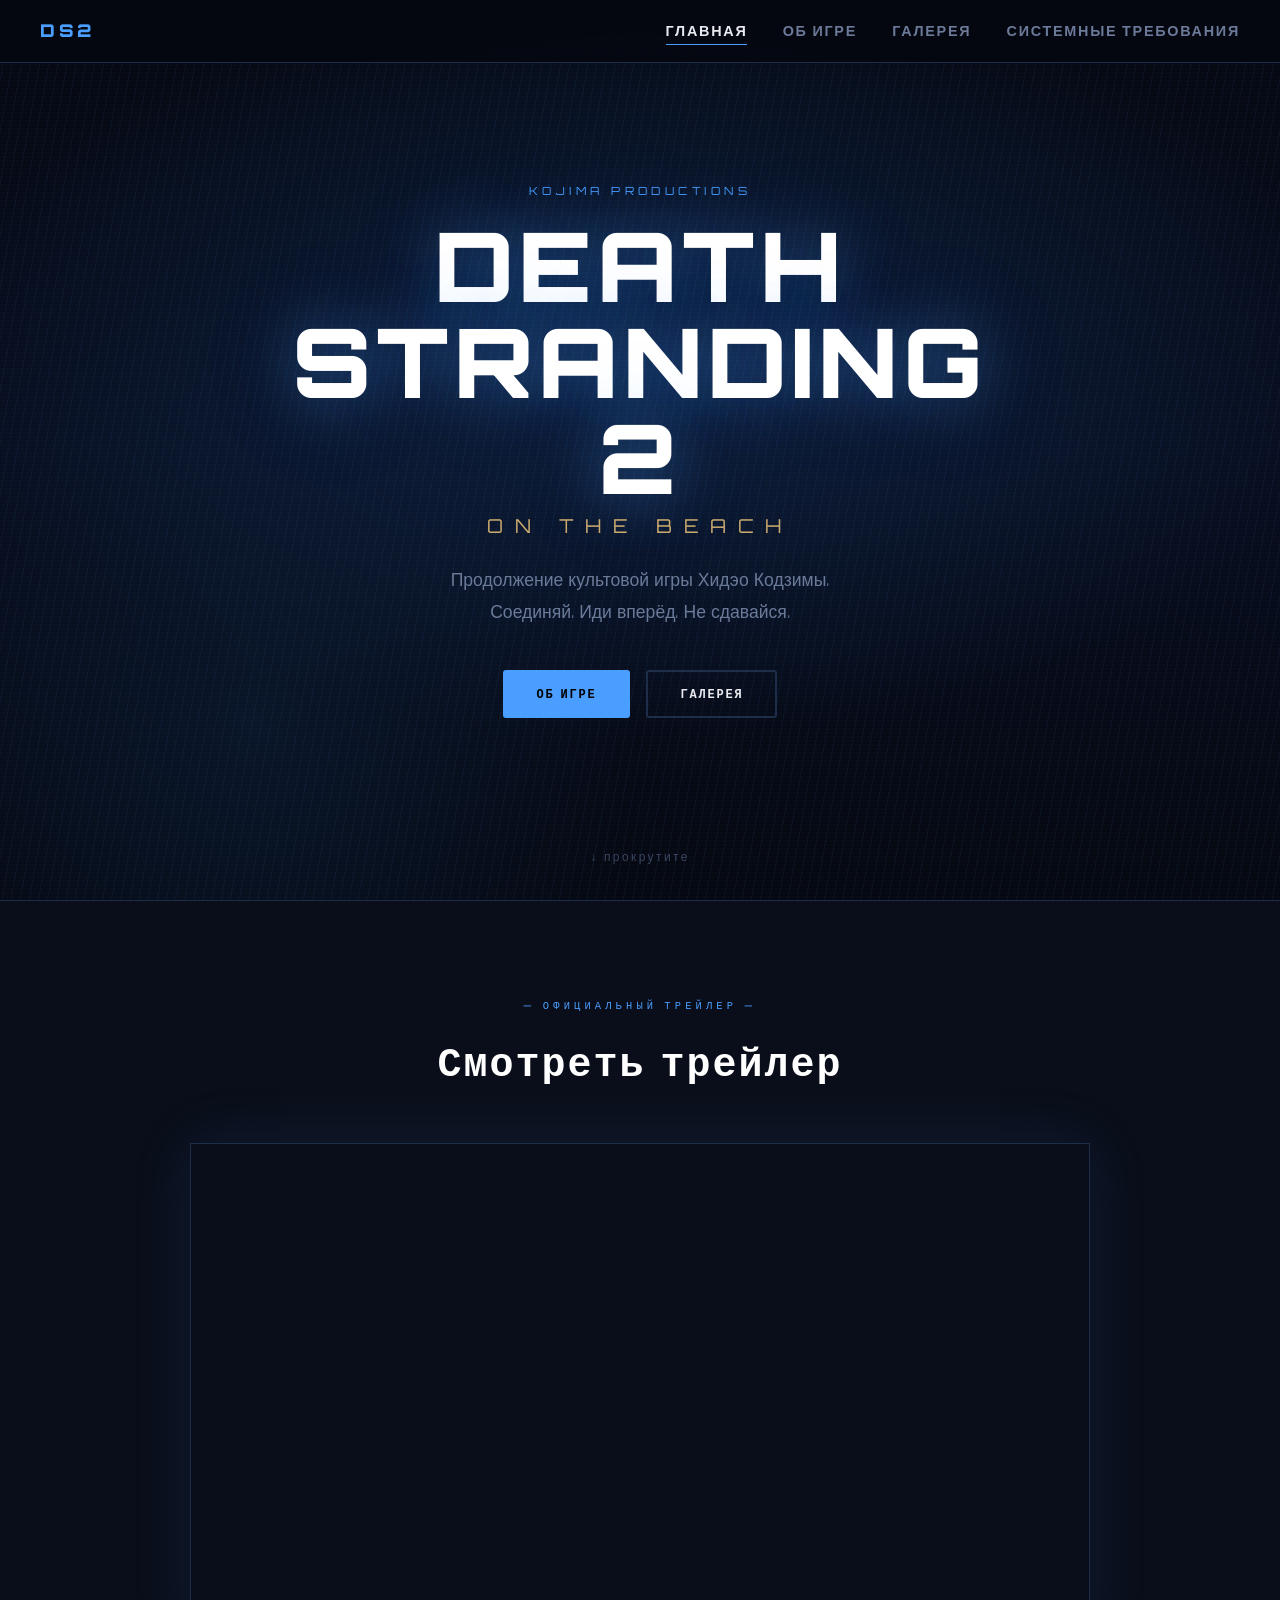
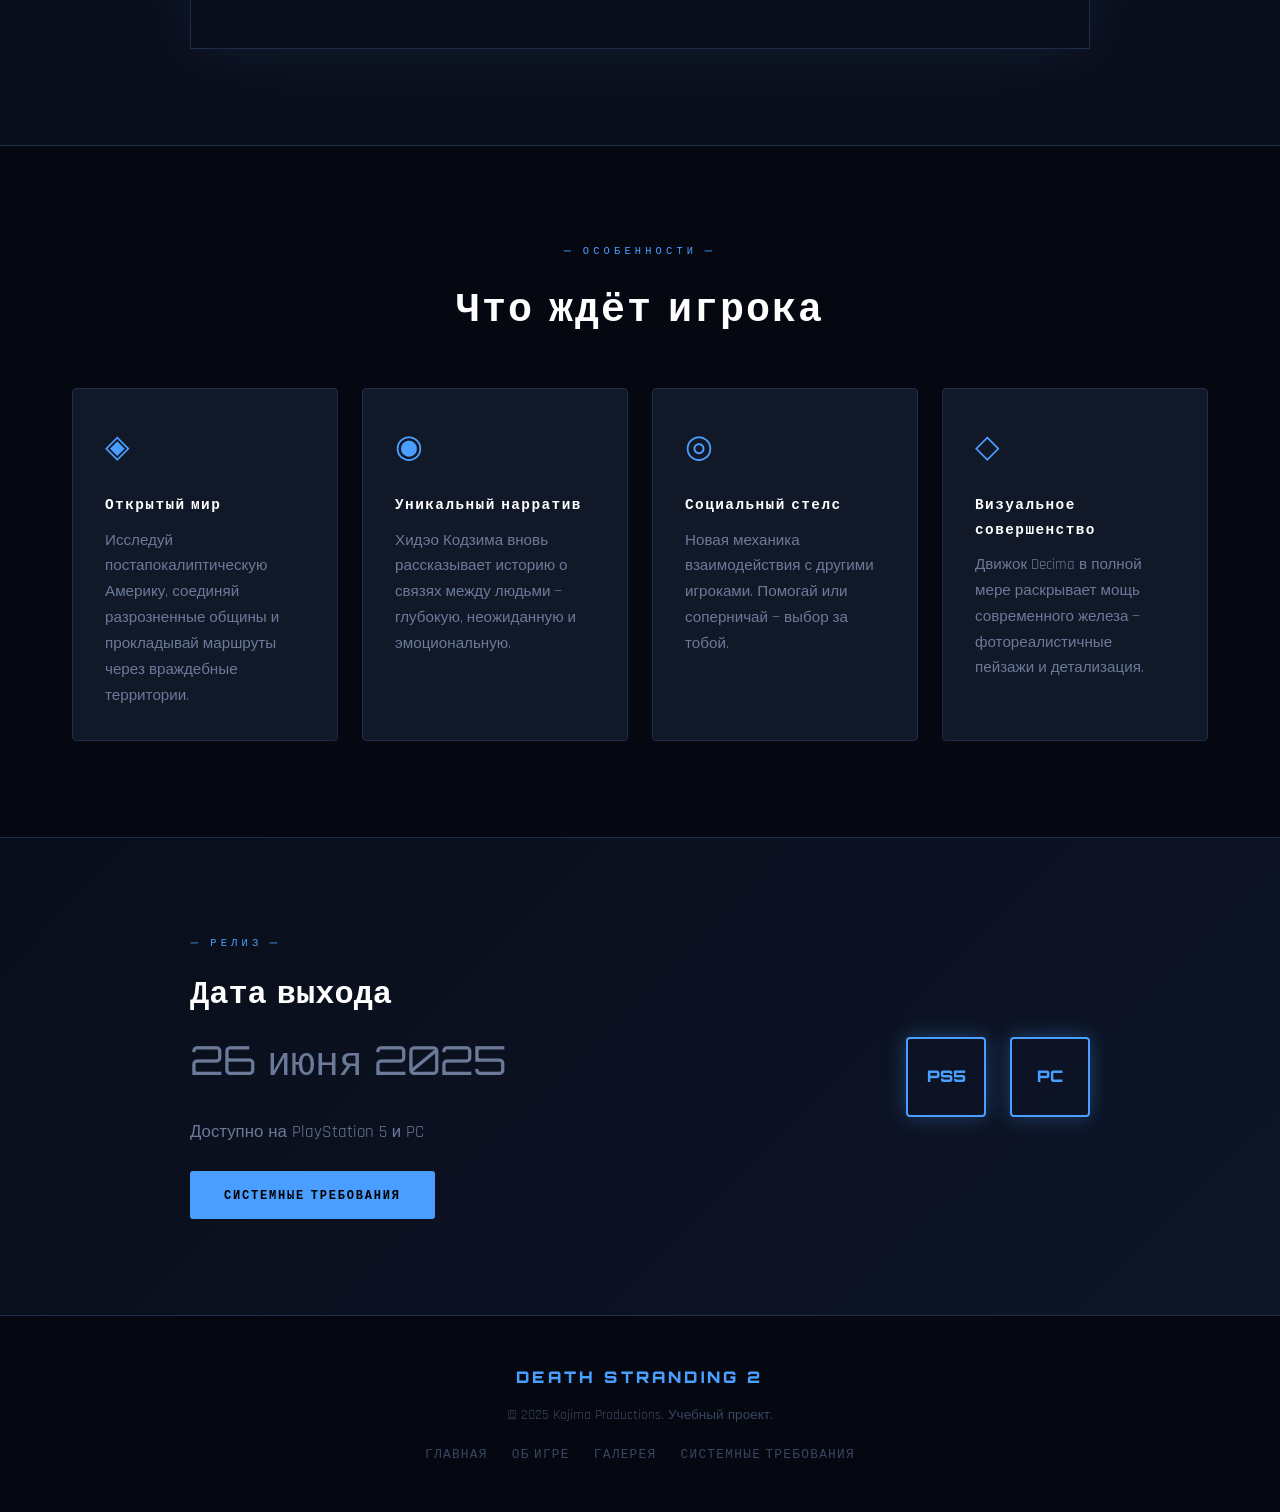
<file: index.html>
<!DOCTYPE html>
<html lang="ru">
<head>
  <meta charset="UTF-8" />
  <meta name="viewport" content="width=device-width, initial-scale=1.0" />
  <title>Death Stranding 2: On The Beach</title>
  <link rel="stylesheet" href="style.css" />
  <link href="https://fonts.googleapis.com/css2?family=Orbitron:wght@400;700;900&family=Rajdhani:wght@300;400;600&display=swap" rel="stylesheet" />
</head>
<body>

  <!-- NAV -->
  <nav class="navbar" id="navbar">
    <div class="nav-logo">DS2</div>
    <ul class="nav-links">
      <li><a href="index.html" class="active">Главная</a></li>
      <li><a href="about.html">Об игре</a></li>
      <li><a href="gallery.html">Галерея</a></li>
      <li><a href="sysreq.html">Системные требования</a></li>
    </ul>
    <div class="nav-burger" id="burger">&#9776;</div>
  </nav>

  <!-- HERO -->
  <section class="hero">
    <div class="hero-bg">
      <div class="hero-overlay"></div>
      <div class="rain"></div>
    </div>
    <div class="hero-content">
      <p class="hero-sub">KOJIMA PRODUCTIONS</p>
      <h1 class="hero-title">DEATH STRANDING 2</h1>
      <p class="hero-tagline">ON THE BEACH</p>
      <p class="hero-desc">Продолжение культовой игры Хидэо Кодзимы.<br>Соединяй. Иди вперёд. Не сдавайся.</p>
      <div class="hero-buttons">
        <a href="about.html" class="btn btn-primary">Об игре</a>
        <a href="gallery.html" class="btn btn-outline">Галерея</a>
      </div>
    </div>
    <div class="scroll-hint">↓ прокрутите</div>
  </section>

  <!-- TRAILER -->
  <section class="trailer-section" id="trailer">
    <div class="section-header">
      <span class="section-label">— ОФИЦИАЛЬНЫЙ ТРЕЙЛЕР —</span>
      <h2>Смотреть трейлер</h2>
    </div>
    <div class="trailer-wrapper">
      <iframe
        src="https://player.vimeo.com/video/1199841381"
        frameborder="0"
        allow="autoplay; fullscreen; picture-in-picture"
        allowfullscreen>
      ></iframe>
    </div>
  </section>

  <!-- FEATURES -->
  <section class="features-section">
    <div class="section-header">
      <span class="section-label">— ОСОБЕННОСТИ —</span>
      <h2>Что ждёт игрока</h2>
    </div>
    <div class="features-grid">
      <div class="feature-card">
        <div class="feature-icon">◈</div>
        <h3>Открытый мир</h3>
        <p>Исследуй постапокалиптическую Америку, соединяй разрозненные общины и прокладывай маршруты через враждебные территории.</p>
      </div>
      <div class="feature-card">
        <div class="feature-icon">◉</div>
        <h3>Уникальный нарратив</h3>
        <p>Хидэо Кодзима вновь рассказывает историю о связях между людьми — глубокую, неожиданную и эмоциональную.</p>
      </div>
      <div class="feature-card">
        <div class="feature-icon">◎</div>
        <h3>Социальный стелс</h3>
        <p>Новая механика взаимодействия с другими игроками. Помогай или соперничай — выбор за тобой.</p>
      </div>
      <div class="feature-card">
        <div class="feature-icon">◇</div>
        <h3>Визуальное совершенство</h3>
        <p>Движок Decima в полной мере раскрывает мощь современного железа — фотореалистичные пейзажи и детализация.</p>
      </div>
    </div>
  </section>

  <!-- RELEASE INFO -->
  <section class="release-section">
    <div class="release-content">
      <div class="release-text">
        <span class="section-label">— РЕЛИЗ —</span>
        <h2>Дата выхода</h2>
        <p class="release-date">26 июня 2025</p>
        <p>Доступно на PlayStation 5 и PC</p>
        <a href="sysreq.html" class="btn btn-primary">Системные требования</a>
      </div>
      <div class="release-platforms">
        <div class="platform-badge">PS5</div>
        <div class="platform-badge">PC</div>
      </div>
    </div>
  </section>

  <!-- FOOTER -->
  <footer class="footer">
    <div class="footer-logo">DEATH STRANDING 2</div>
    <p>© 2025 Kojima Productions. Учебный проект.</p>
    <nav class="footer-nav">
      <a href="index.html">Главная</a>
      <a href="about.html">Об игре</a>
      <a href="gallery.html">Галерея</a>
      <a href="sysreq.html">Системные требования</a>
    </nav>
  </footer>

  <script src="main.js"></script>
</body>
</html>
</file>
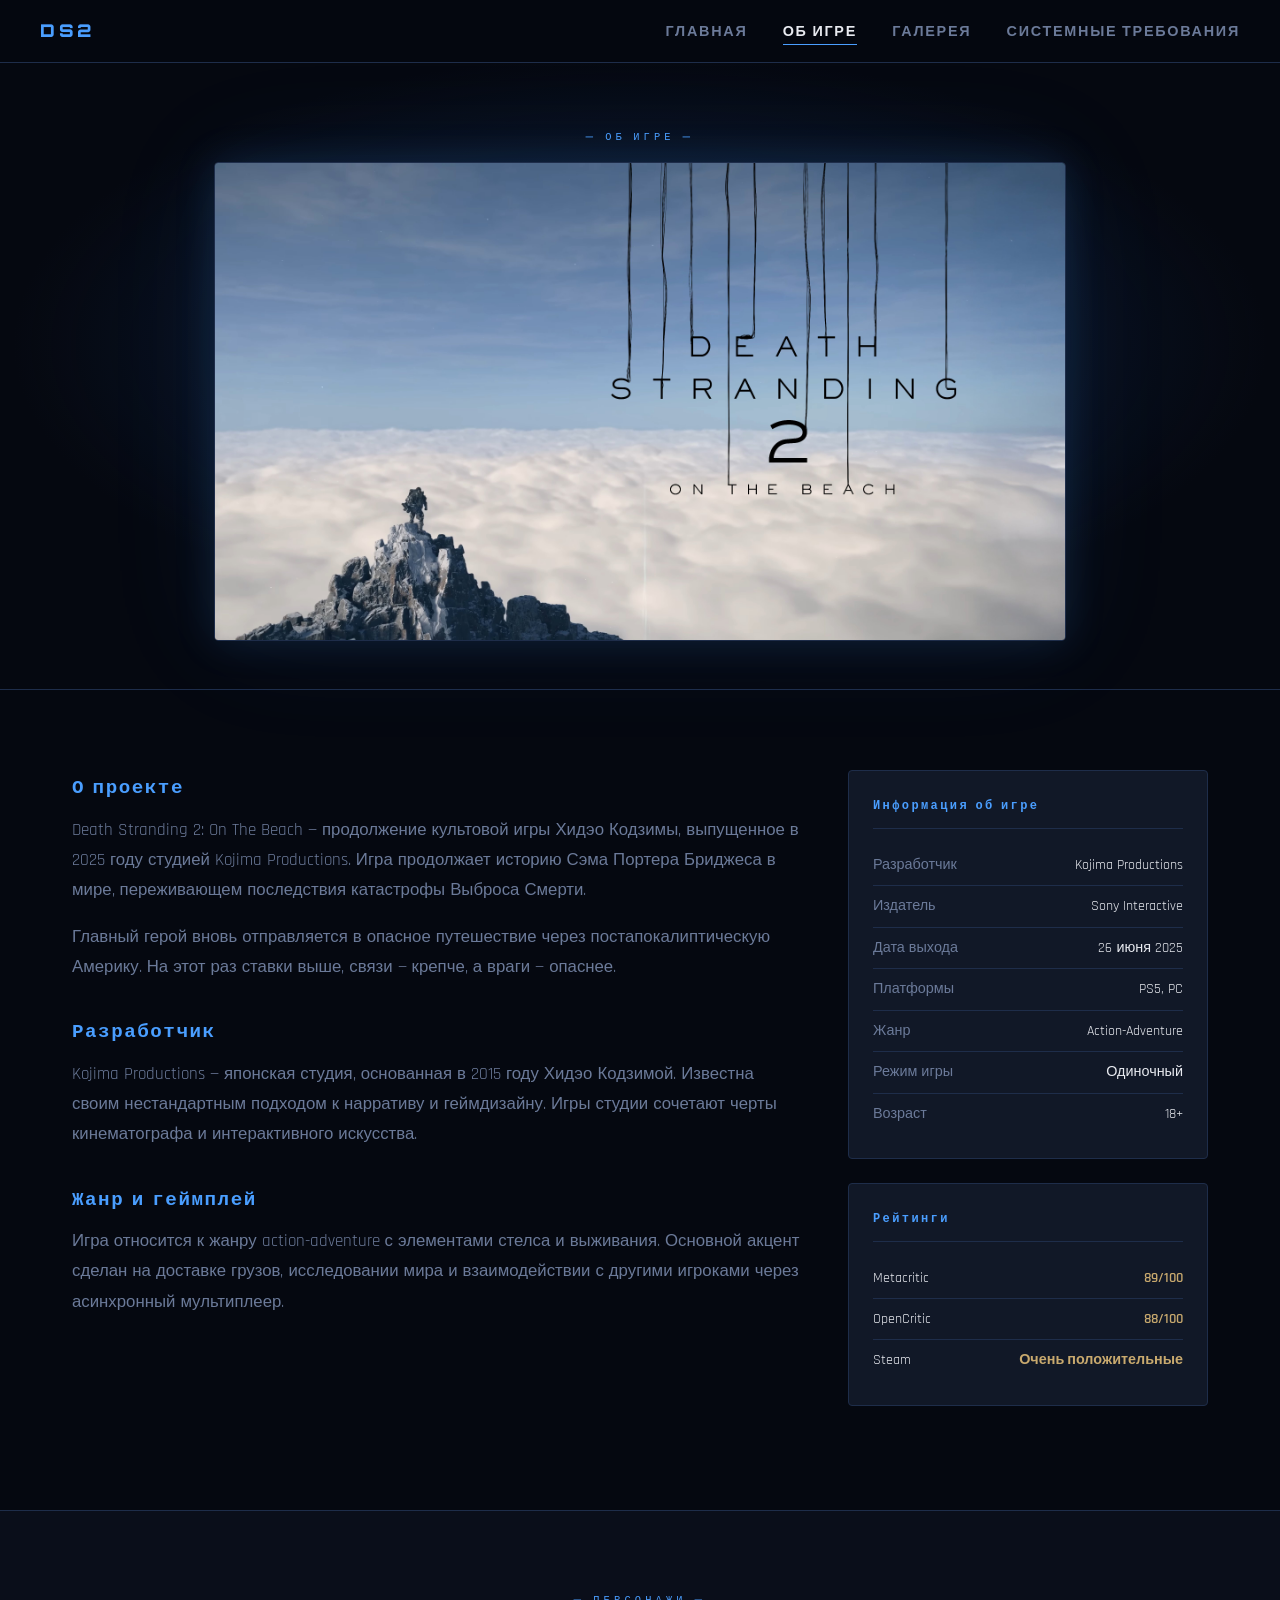
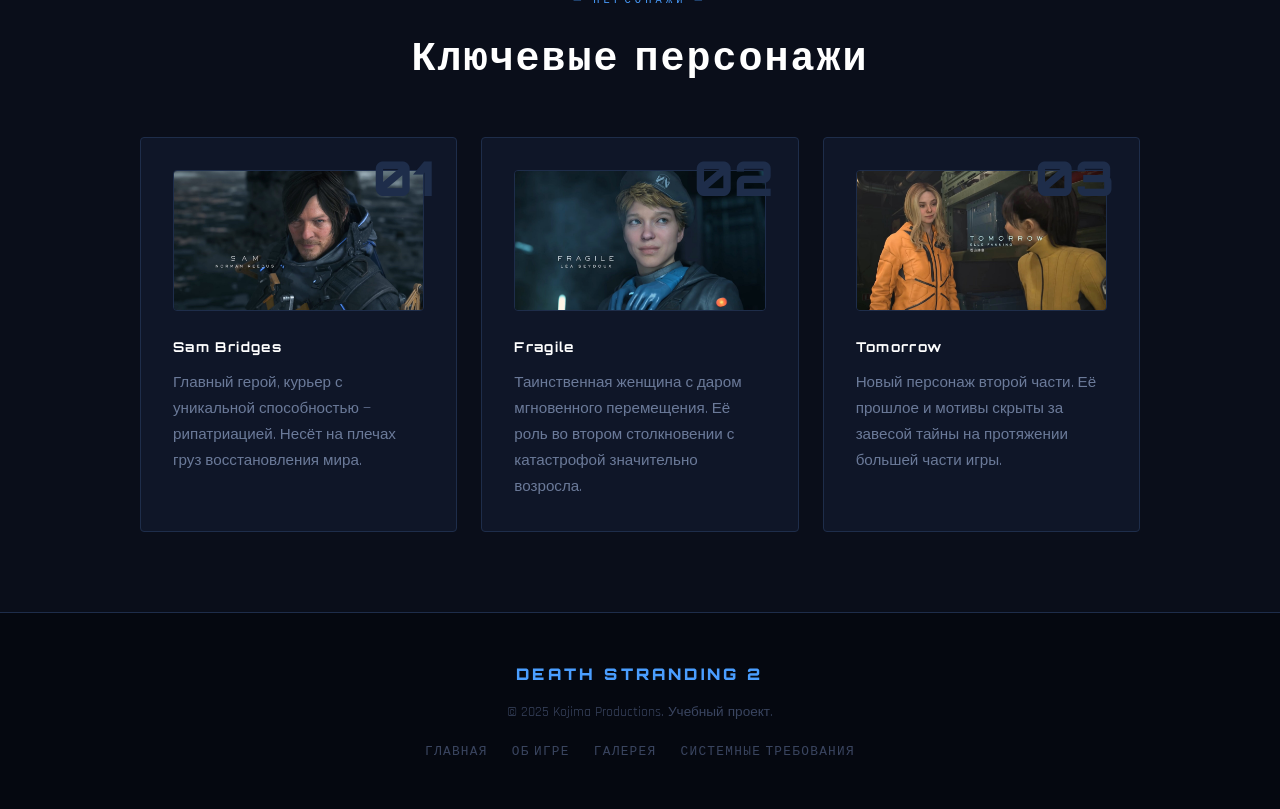
<file: about.html>
<!DOCTYPE html>
<html lang="ru">
<head>
  <meta charset="UTF-8" />
  <meta name="viewport" content="width=device-width, initial-scale=1.0" />
  <title>Об игре — Death Stranding 2</title>
  <link rel="stylesheet" href="style.css" />
  <link href="https://fonts.googleapis.com/css2?family=Orbitron:wght@400;700;900&family=Rajdhani:wght@300;400;600&display=swap" rel="stylesheet" />
</head>
<body>

  <nav class="navbar" id="navbar">
    <div class="nav-logo">DS2</div>
    <ul class="nav-links">
      <li><a href="index.html">Главная</a></li>
      <li><a href="about.html" class="active">Об игре</a></li>
      <li><a href="gallery.html">Галерея</a></li>
      <li><a href="sysreq.html">Системные требования</a></li>
    </ul>
    <div class="nav-burger" id="burger">&#9776;</div>
  </nav>

  <!-- PAGE HERO -->
  <section class="page-hero">
    <div class="page-hero-content">
      
      <span class="section-label">— ОБ ИГРЕ —</span>

      <img
        src="img/about-poster.jpg"
        alt="Death Stranding 2 Poster"
        class="about-poster"
      >
     
    </div>
  </section>

  <!-- ABOUT CONTENT -->
  <section class="about-section">
    <div class="about-grid">
      <div class="about-text">
        <h2>О проекте</h2>
        <p>Death Stranding 2: On The Beach — продолжение культовой игры Хидэо Кодзимы, выпущенное в 2025 году студией Kojima Productions. Игра продолжает историю Сэма Портера Бриджеса в мире, переживающем последствия катастрофы Выброса Смерти.</p>
        <p>Главный герой вновь отправляется в опасное путешествие через постапокалиптическую Америку. На этот раз ставки выше, связи — крепче, а враги — опаснее.</p>

        <h2>Разработчик</h2>
        <p>Kojima Productions — японская студия, основанная в 2015 году Хидэо Кодзимой. Известна своим нестандартным подходом к нарративу и геймдизайну. Игры студии сочетают черты кинематографа и интерактивного искусства.</p>

        <h2>Жанр и геймплей</h2>
        <p>Игра относится к жанру action-adventure с элементами стелса и выживания. Основной акцент сделан на доставке грузов, исследовании мира и взаимодействии с другими игроками через асинхронный мультиплеер.</p>
      </div>

      <div class="about-sidebar">
        <div class="info-card">
          <h3>Информация об игре</h3>
          <ul class="info-list">
            <li><span>Разработчик</span><span>Kojima Productions</span></li>
            <li><span>Издатель</span><span>Sony Interactive</span></li>
            <li><span>Дата выхода</span><span>26 июня 2025</span></li>
            <li><span>Платформы</span><span>PS5, PC</span></li>
            <li><span>Жанр</span><span>Action-Adventure</span></li>
            <li><span>Режим игры</span><span>Одиночный</span></li>
            <li><span>Возраст</span><span>18+</span></li>
          </ul>
        </div>

        <div class="info-card">
          <h3>Рейтинги</h3>
          <div class="rating-row">
            <span>Metacritic</span>
            <span class="rating-val">89/100</span>
          </div>
          <div class="rating-row">
            <span>OpenCritic</span>
            <span class="rating-val">88/100</span>
          </div>
          <div class="rating-row">
            <span>Steam</span>
            <span class="rating-val">Очень положительные</span>
          </div>
        </div>
      </div>
    </div>
  </section>

  <!-- CHARACTERS -->
  <section class="characters-section">
    <div class="section-header">
      <span class="section-label">— ПЕРСОНАЖИ —</span>
      <h2>Ключевые персонажи</h2>
    </div>
    <div class="characters-grid">
      <div class="char-card">

        <img src="img/portret1.jpg" alt="Sam Bridges" class="char-portrait">
        
        <div class="char-number">01</div>
        <h3>Sam Bridges</h3>
        <p>Главный герой, курьер с уникальной способностью — рипатриацией. Несёт на плечах груз восстановления мира.</p>
      </div>
      <div class="char-card">
        
        <img src="img/portret2.jpg" alt="Fragile" class="char-portrait">
        
        <div class="char-number">02</div>
        <h3>Fragile</h3>
        <p>Таинственная женщина с даром мгновенного перемещения. Её роль во втором столкновении с катастрофой значительно возросла.</p>
      </div>
      <div class="char-card">
        
        <img src="img/portret3.jpg" alt="Tomorrow" class="char-portrait">
        
        <div class="char-number">03</div>
        <h3>Tomorrow</h3>
        <p>Новый персонаж второй части. Её прошлое и мотивы скрыты за завесой тайны на протяжении большей части игры.</p>
      </div>
    </div>
  </section>

  <footer class="footer">
    <div class="footer-logo">DEATH STRANDING 2</div>
    <p>© 2025 Kojima Productions. Учебный проект.</p>
    <nav class="footer-nav">
      <a href="index.html">Главная</a>
      <a href="about.html">Об игре</a>
      <a href="gallery.html">Галерея</a>
      <a href="sysreq.html">Системные требования</a>
    </nav>
  </footer>

  <script src="main.js"></script>
</body>
</html>
</file>
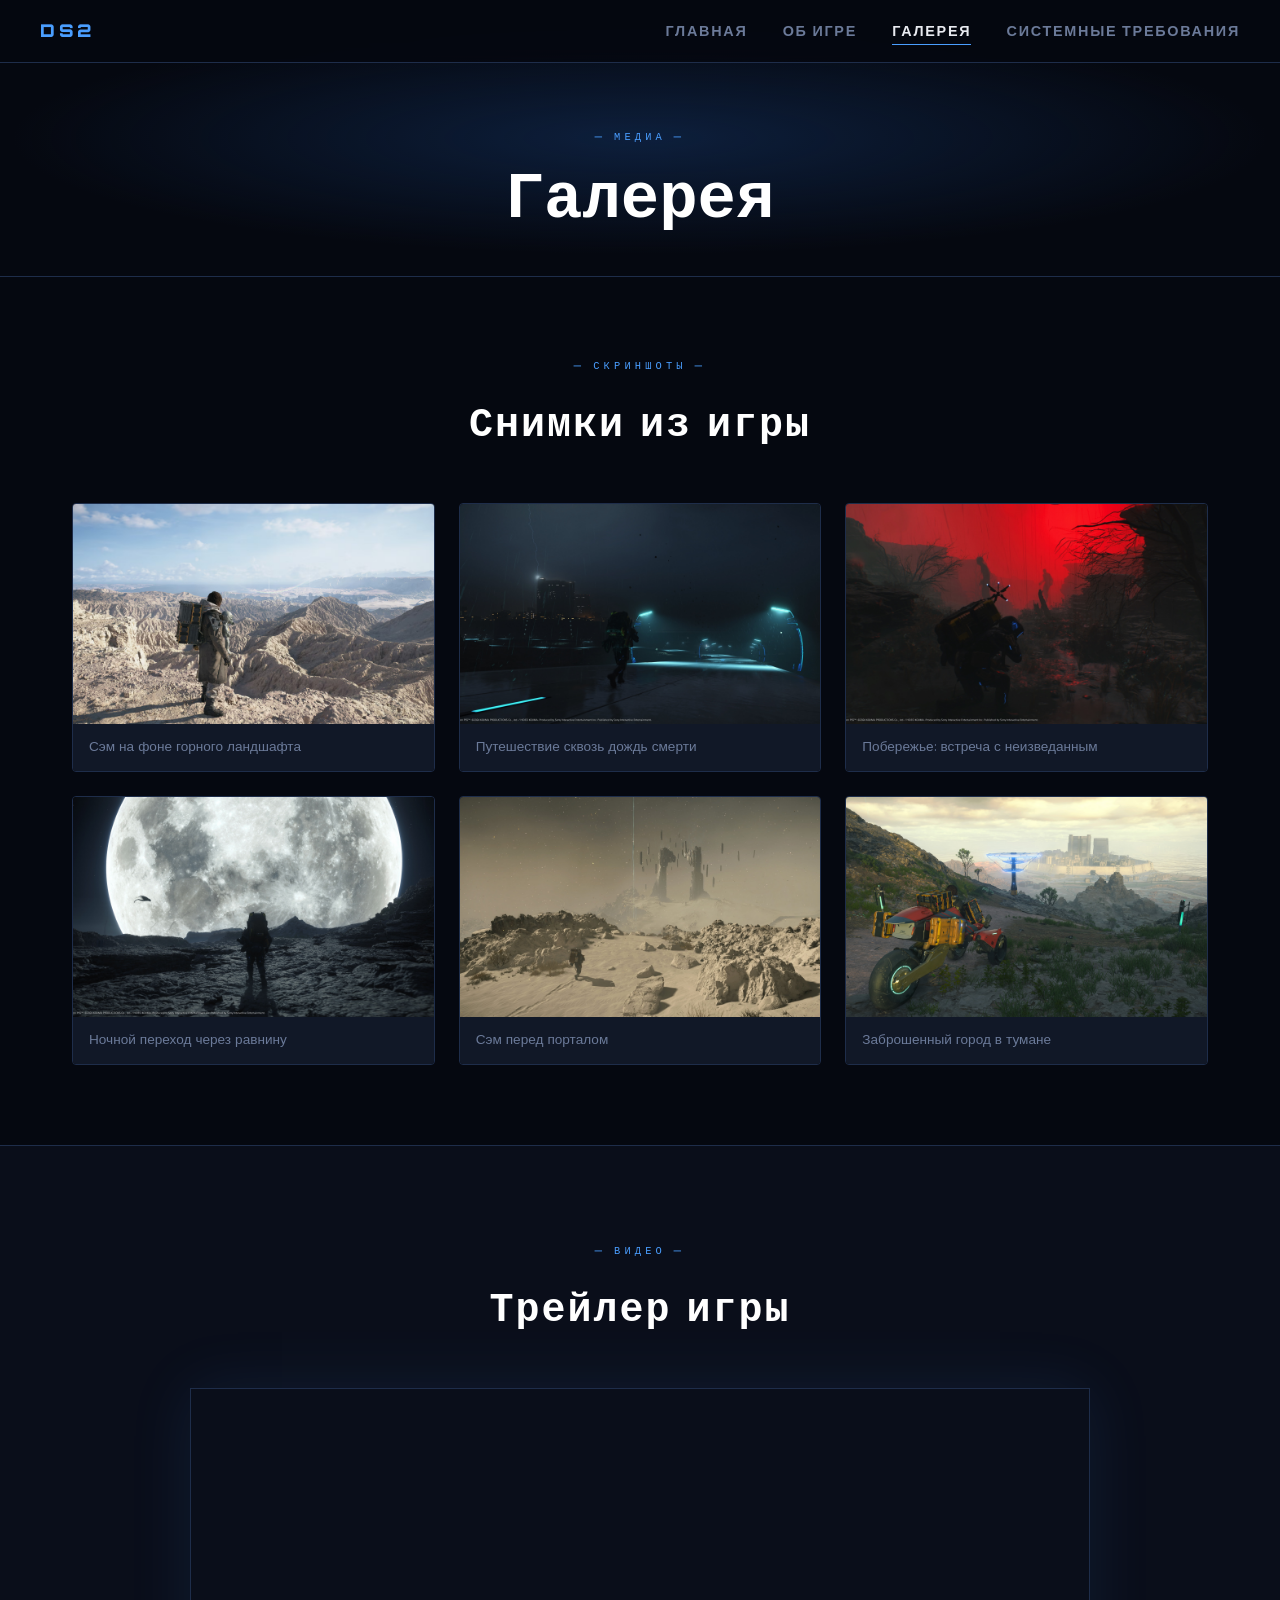
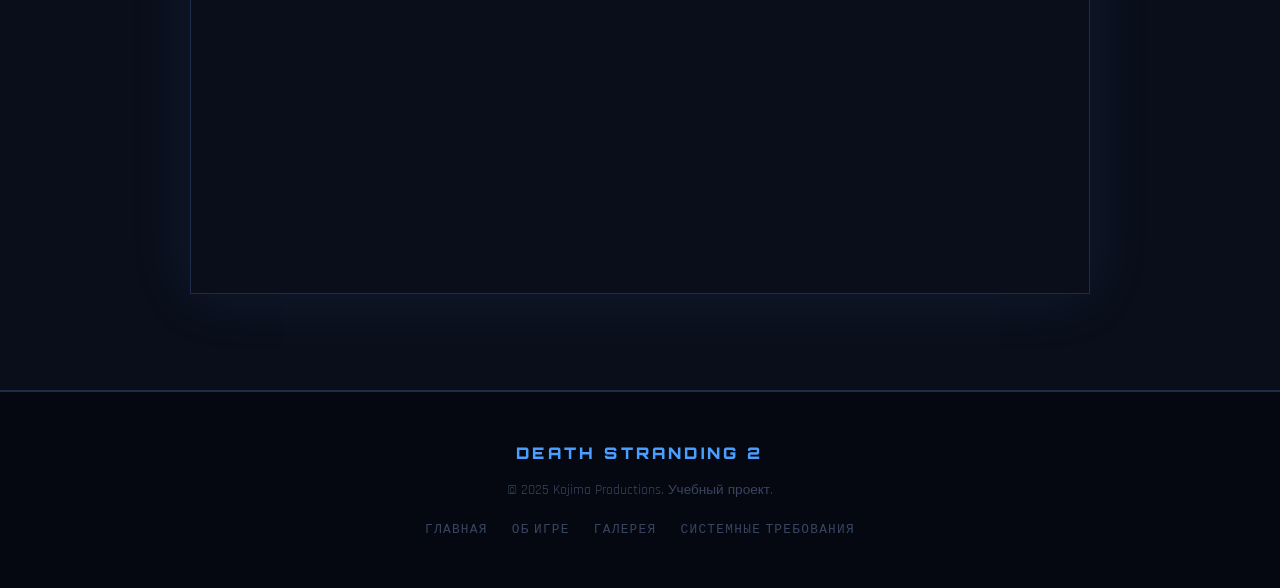
<file: gallery.html>
<!DOCTYPE html>
<html lang="ru">
<head>
  <meta charset="UTF-8" />
  <meta name="viewport" content="width=device-width, initial-scale=1.0" />
  <title>Галерея — Death Stranding 2</title>
  <link rel="stylesheet" href="style.css" />
  <link href="https://fonts.googleapis.com/css2?family=Orbitron:wght@400;700;900&family=Rajdhani:wght@300;400;600&display=swap" rel="stylesheet" />
</head>
<body>

  <nav class="navbar" id="navbar">
    <div class="nav-logo">DS2</div>
    <ul class="nav-links">
      <li><a href="index.html">Главная</a></li>
      <li><a href="about.html">Об игре</a></li>
      <li><a href="gallery.html" class="active">Галерея</a></li>
      <li><a href="sysreq.html">Системные требования</a></li>
    </ul>
    <div class="nav-burger" id="burger">&#9776;</div>
  </nav>

  <section class="page-hero">
    <div class="page-hero-content">
      <span class="section-label">— МЕДИА —</span>
      <h1>Галерея</h1>
    </div>
  </section>

  <!-- SCREENSHOTS SECTION -->
  <section class="gallery-section">
    <div class="section-header">
      <span class="section-label">— СКРИНШОТЫ —</span>
      <h2>Снимки из игры</h2>
    </div>

    <div class="gallery-grid">
      <!-- Placeholder cards with gradient art representing scenes -->
      <div class="gallery-card" data-index="0">
        <div class="gallery-img scene-1"></div>
        <div class="gallery-caption">Сэм на фоне горного ландшафта</div>
      </div>
      <div class="gallery-card" data-index="1">
        <div class="gallery-img scene-2"></div>
        <div class="gallery-caption">Путешествие сквозь дождь смерти</div>
      </div>
      <div class="gallery-card" data-index="2">
        <div class="gallery-img scene-3"></div>
        <div class="gallery-caption">Побережье: встреча с неизведанным</div>
      </div>
      <div class="gallery-card" data-index="3">
        <div class="gallery-img scene-4"></div>
        <div class="gallery-caption">Ночной переход через равнину</div>
      </div>
      <div class="gallery-card" data-index="4">
        <div class="gallery-img scene-5"></div>
        <div class="gallery-caption">Сэм перед порталом</div>
      </div>
      <div class="gallery-card" data-index="5">
        <div class="gallery-img scene-6"></div>
        <div class="gallery-caption">Заброшенный город в тумане</div>
      </div>
    </div>
  </section>

  <!-- LIGHTBOX -->
  <div class="lightbox" id="lightbox">
    <button class="lightbox-close" id="lb-close">✕</button>
    <button class="lightbox-prev" id="lb-prev">‹</button>
    <div class="lightbox-img-wrap">
      <div class="lightbox-img" id="lb-img"></div>
      <p class="lightbox-caption" id="lb-caption"></p>
    </div>
    <button class="lightbox-next" id="lb-next">›</button>
  </div>

  <!-- TRAILER IN GALLERY TOO -->
  <section class="trailer-section">
    <div class="section-header">
      <span class="section-label">— ВИДЕО —</span>
      <h2>Трейлер игры</h2>
    </div>
    <div class="trailer-wrapper">
      <iframe
        src="https://player.vimeo.com/video/1199841381"
        title="Death Stranding 2 Trailer"
        frameborder="0"
        allowfullscreen
      ></iframe>
    </div>
  </section>

  <footer class="footer">
    <div class="footer-logo">DEATH STRANDING 2</div>
    <p>© 2025 Kojima Productions. Учебный проект.</p>
    <nav class="footer-nav">
      <a href="index.html">Главная</a>
      <a href="about.html">Об игре</a>
      <a href="gallery.html">Галерея</a>
      <a href="sysreq.html">Системные требования</a>
    </nav>
  </footer>

  <script src="main.js"></script>
</body>
</html>
</file>
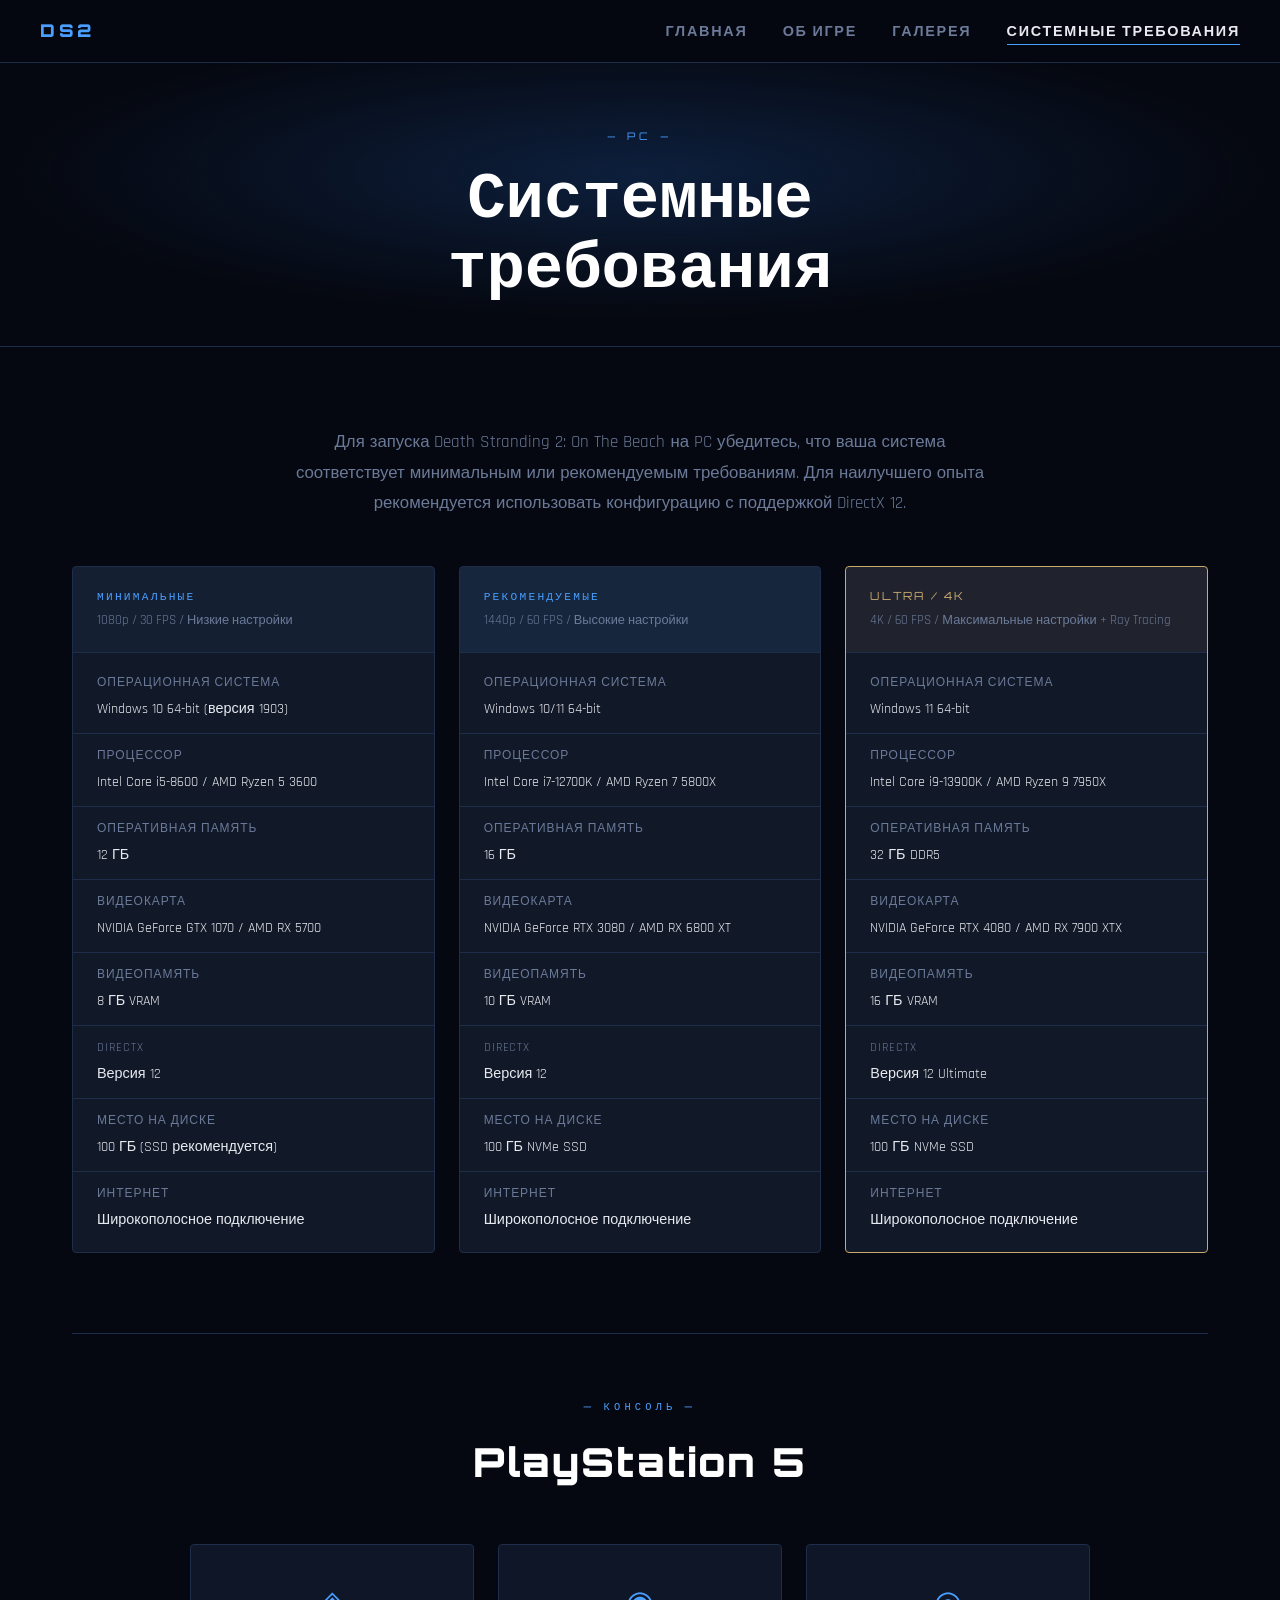
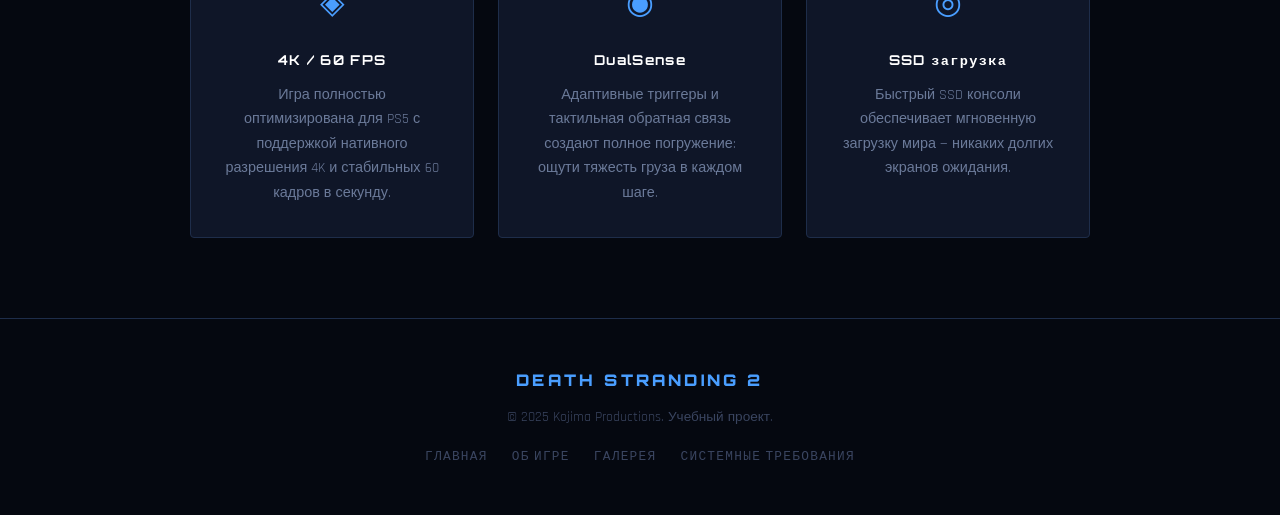
<file: sysreq.html>
<!DOCTYPE html>
<html lang="ru">
<head>
  <meta charset="UTF-8" />
  <meta name="viewport" content="width=device-width, initial-scale=1.0" />
  <title>Системные требования — Death Stranding 2</title>
  <link rel="stylesheet" href="style.css" />
  <link href="https://fonts.googleapis.com/css2?family=Orbitron:wght@400;700;900&family=Rajdhani:wght@300;400;600&display=swap" rel="stylesheet" />
</head>
<body>

  <nav class="navbar" id="navbar">
    <div class="nav-logo">DS2</div>
    <ul class="nav-links">
      <li><a href="index.html">Главная</a></li>
      <li><a href="about.html">Об игре</a></li>
      <li><a href="gallery.html">Галерея</a></li>
      <li><a href="sysreq.html" class="active">Системные требования</a></li>
    </ul>
    <div class="nav-burger" id="burger">&#9776;</div>
  </nav>

  <section class="page-hero">
    <div class="page-hero-content">
      <span class="section-label">— PC —</span>
      <h1>Системные<br>требования</h1>
    </div>
  </section>

  <section class="sysreq-section">
    <div class="sysreq-intro">
      <p>Для запуска Death Stranding 2: On The Beach на PC убедитесь, что ваша система соответствует минимальным или рекомендуемым требованиям. Для наилучшего опыта рекомендуется использовать конфигурацию с поддержкой DirectX 12.</p>
    </div>

    <div class="sysreq-grid">

      <!-- MINIMUM -->
      <div class="sysreq-card">
        <div class="sysreq-card-header min">
          <span class="sysreq-badge">МИНИМАЛЬНЫЕ</span>
          <p>1080p / 30 FPS / Низкие настройки</p>
        </div>
        <ul class="sysreq-list">
          <li>
            <span class="req-label">Операционная система</span>
            <span class="req-val">Windows 10 64-bit (версия 1903)</span>
          </li>
          <li>
            <span class="req-label">Процессор</span>
            <span class="req-val">Intel Core i5-8600 / AMD Ryzen 5 3600</span>
          </li>
          <li>
            <span class="req-label">Оперативная память</span>
            <span class="req-val">12 ГБ</span>
          </li>
          <li>
            <span class="req-label">Видеокарта</span>
            <span class="req-val">NVIDIA GeForce GTX 1070 / AMD RX 5700</span>
          </li>
          <li>
            <span class="req-label">Видеопамять</span>
            <span class="req-val">8 ГБ VRAM</span>
          </li>
          <li>
            <span class="req-label">DirectX</span>
            <span class="req-val">Версия 12</span>
          </li>
          <li>
            <span class="req-label">Место на диске</span>
            <span class="req-val">100 ГБ (SSD рекомендуется)</span>
          </li>
          <li>
            <span class="req-label">Интернет</span>
            <span class="req-val">Широкополосное подключение</span>
          </li>
        </ul>
      </div>

      <!-- RECOMMENDED -->
      <div class="sysreq-card">
        <div class="sysreq-card-header rec">
          <span class="sysreq-badge">РЕКОМЕНДУЕМЫЕ</span>
          <p>1440p / 60 FPS / Высокие настройки</p>
        </div>
        <ul class="sysreq-list">
          <li>
            <span class="req-label">Операционная система</span>
            <span class="req-val">Windows 10/11 64-bit</span>
          </li>
          <li>
            <span class="req-label">Процессор</span>
            <span class="req-val">Intel Core i7-12700K / AMD Ryzen 7 5800X</span>
          </li>
          <li>
            <span class="req-label">Оперативная память</span>
            <span class="req-val">16 ГБ</span>
          </li>
          <li>
            <span class="req-label">Видеокарта</span>
            <span class="req-val">NVIDIA GeForce RTX 3080 / AMD RX 6800 XT</span>
          </li>
          <li>
            <span class="req-label">Видеопамять</span>
            <span class="req-val">10 ГБ VRAM</span>
          </li>
          <li>
            <span class="req-label">DirectX</span>
            <span class="req-val">Версия 12</span>
          </li>
          <li>
            <span class="req-label">Место на диске</span>
            <span class="req-val">100 ГБ NVMe SSD</span>
          </li>
          <li>
            <span class="req-label">Интернет</span>
            <span class="req-val">Широкополосное подключение</span>
          </li>
        </ul>
      </div>

      <!-- ULTRA -->
      <div class="sysreq-card ultra-card">
        <div class="sysreq-card-header ultra">
          <span class="sysreq-badge">ULTRA / 4K</span>
          <p>4K / 60 FPS / Максимальные настройки + Ray Tracing</p>
        </div>
        <ul class="sysreq-list">
          <li>
            <span class="req-label">Операционная система</span>
            <span class="req-val">Windows 11 64-bit</span>
          </li>
          <li>
            <span class="req-label">Процессор</span>
            <span class="req-val">Intel Core i9-13900K / AMD Ryzen 9 7950X</span>
          </li>
          <li>
            <span class="req-label">Оперативная память</span>
            <span class="req-val">32 ГБ DDR5</span>
          </li>
          <li>
            <span class="req-label">Видеокарта</span>
            <span class="req-val">NVIDIA GeForce RTX 4080 / AMD RX 7900 XTX</span>
          </li>
          <li>
            <span class="req-label">Видеопамять</span>
            <span class="req-val">16 ГБ VRAM</span>
          </li>
          <li>
            <span class="req-label">DirectX</span>
            <span class="req-val">Версия 12 Ultimate</span>
          </li>
          <li>
            <span class="req-label">Место на диске</span>
            <span class="req-val">100 ГБ NVMe SSD</span>
          </li>
          <li>
            <span class="req-label">Интернет</span>
            <span class="req-val">Широкополосное подключение</span>
          </li>
        </ul>
      </div>

    </div>

    <!-- PS5 INFO -->
    <div class="ps5-section">
      <div class="section-header">
        <span class="section-label">— КОНСОЛЬ —</span>
        <h2>PlayStation 5</h2>
      </div>
      <div class="ps5-grid">
        <div class="ps5-card">
          <div class="ps5-icon">◈</div>
          <h3>4K / 60 FPS</h3>
          <p>Игра полностью оптимизирована для PS5 с поддержкой нативного разрешения 4K и стабильных 60 кадров в секунду.</p>
        </div>
        <div class="ps5-card">
          <div class="ps5-icon">◉</div>
          <h3>DualSense</h3>
          <p>Адаптивные триггеры и тактильная обратная связь создают полное погружение: ощути тяжесть груза в каждом шаге.</p>
        </div>
        <div class="ps5-card">
          <div class="ps5-icon">◎</div>
          <h3>SSD загрузка</h3>
          <p>Быстрый SSD консоли обеспечивает мгновенную загрузку мира — никаких долгих экранов ожидания.</p>
        </div>
      </div>
    </div>

  </section>

  <footer class="footer">
    <div class="footer-logo">DEATH STRANDING 2</div>
    <p>© 2025 Kojima Productions. Учебный проект.</p>
    <nav class="footer-nav">
      <a href="index.html">Главная</a>
      <a href="about.html">Об игре</a>
      <a href="gallery.html">Галерея</a>
      <a href="sysreq.html">Системные требования</a>
    </nav>
  </footer>

  <script src="main.js"></script>
</body>
</html>
</file>
<file: style.css>
/* ===========================
   CSS VARIABLES & RESET
   =========================== */
:root {
  --bg-deep:      #050810;
  --bg-dark:      #0a0e1a;
  --bg-mid:       #0f1628;
  --bg-card:      #111827;
  --accent:       #4a9eff;
  --accent-glow:  #4a9eff55;
  --accent-soft:  #2a6bcc;
  --gold:         #c8a96e;
  --text-primary: #e8eaf0;
  --text-muted:   #6b7a99;
  --text-dim:     #3a4560;
  --border:       #1e2d4a;
  --border-glow:  #4a9eff33;
  --danger:       #ff4a4a;
  --font-title:   'Orbitron', monospace;
  --font-body:    'Rajdhani', sans-serif;
}

*, *::before, *::after { box-sizing: border-box; margin: 0; padding: 0; }
html { scroll-behavior: smooth; }

body {
  background: var(--bg-deep);
  color: var(--text-primary);
  font-family: var(--font-body);
  font-size: 1.05rem;
  line-height: 1.7;
  overflow-x: hidden;
}

a { color: var(--accent); text-decoration: none; transition: color .2s; }
a:hover { color: #fff; }

img { max-width: 100%; display: block; }

/* ===========================
   NAVBAR
   =========================== */
.navbar {
  position: fixed;
  top: 0; left: 0; right: 0;
  z-index: 1000;
  display: flex;
  align-items: center;
  justify-content: space-between;
  padding: 1rem 2.5rem;
  background: rgba(5, 8, 16, 0.85);
  backdrop-filter: blur(12px);
  border-bottom: 1px solid var(--border);
  transition: background .3s;
}

.navbar.scrolled {
  background: rgba(5, 8, 16, 0.98);
  border-bottom-color: var(--border-glow);
}

.char-portrait {
    width: 100%;
    aspect-ratio: 16 / 9;
    object-fit: cover;
    border-radius: 4px;
    margin-bottom: 1.5rem;
    border: 1px solid var(--border);
}

.nav-logo {
  font-family: var(--font-title);
  font-size: 1.1rem;
  font-weight: 900;
  color: var(--accent);
  letter-spacing: 0.2em;
}

.nav-links {
  display: flex;
  gap: 2.2rem;
  list-style: none;
}

.nav-links a {
  font-family: var(--font-body);
  font-size: 0.9rem;
  font-weight: 600;
  letter-spacing: 0.12em;
  text-transform: uppercase;
  color: var(--text-muted);
  position: relative;
  padding-bottom: 4px;
}

.nav-links a::after {
  content: '';
  position: absolute;
  bottom: 0; left: 0;
  width: 0; height: 1px;
  background: var(--accent);
  transition: width .3s;
}

.nav-links a:hover,
.nav-links a.active {
  color: var(--text-primary);
}

.nav-links a:hover::after,
.nav-links a.active::after { width: 100%; }

.nav-burger {
  display: none;
  font-size: 1.5rem;
  cursor: pointer;
  color: var(--text-primary);
}

/* ===========================
   HERO SECTION
   =========================== */
.hero {
  position: relative;
  min-height: 100vh;
  display: flex;
  align-items: center;
  justify-content: center;
  text-align: center;
  overflow: hidden;
}

.hero-bg {
  position: absolute;
  inset: 0;
  background:
    radial-gradient(ellipse 80% 60% at 50% 40%, #0d1f3c 0%, transparent 70%),
    radial-gradient(ellipse 50% 80% at 20% 80%, #0a1528 0%, transparent 60%),
    linear-gradient(180deg, #050810 0%, #080d1e 50%, #050810 100%);
}

.hero-overlay {
  position: absolute;
  inset: 0;
  background: 
    repeating-linear-gradient(
      0deg,
      transparent,
      transparent 2px,
      rgba(74, 158, 255, 0.015) 2px,
      rgba(74, 158, 255, 0.015) 4px
    );
  pointer-events: none;
}

/* Rain effect */
.rain {
  position: absolute;
  inset: 0;
  pointer-events: none;
  overflow: hidden;
}

.rain::before {
  content: '';
  position: absolute;
  top: -100%;
  left: -20%;
  width: 140%;
  height: 200%;
  background: repeating-linear-gradient(
    100deg,
    transparent 0px,
    transparent 8px,
    rgba(74, 158, 255, 0.06) 8px,
    rgba(74, 158, 255, 0.06) 9px
  );
  animation: rain-fall 2s linear infinite;
}

@keyframes rain-fall {
  0%   { transform: translateY(-50%) translateX(-5%); }
  100% { transform: translateY(0%) translateX(0%); }
}

.hero-content {
  position: relative;
  z-index: 2;
  max-width: 800px;
  padding: 0 2rem;
  animation: hero-in 1.2s ease both;
}

@keyframes hero-in {
  from { opacity: 0; transform: translateY(40px); }
  to   { opacity: 1; transform: translateY(0); }
}

.hero-sub {
  font-family: var(--font-title);
  font-size: 0.7rem;
  letter-spacing: 0.4em;
  color: var(--accent);
  text-transform: uppercase;
  margin-bottom: 1rem;
}

.hero-title {
  font-family: var(--font-title);
  font-size: clamp(2.5rem, 8vw, 6rem);
  font-weight: 900;
  line-height: 1;
  letter-spacing: 0.05em;
  color: #fff;
  text-shadow: 0 0 60px rgba(74, 158, 255, 0.4), 0 0 120px rgba(74, 158, 255, 0.15);
  margin-bottom: 0.3rem;
}

.hero-tagline {
  font-family: var(--font-title);
  font-size: clamp(0.8rem, 2vw, 1.2rem);
  letter-spacing: 0.6em;
  color: var(--gold);
  margin-bottom: 1.5rem;
}

.hero-desc {
  font-size: 1.1rem;
  color: var(--text-muted);
  max-width: 500px;
  margin: 0 auto 2.5rem;
  line-height: 1.8;
}

.hero-buttons {
  display: flex;
  gap: 1rem;
  justify-content: center;
  flex-wrap: wrap;
}

.scroll-hint {
  position: absolute;
  bottom: 2rem;
  left: 50%;
  transform: translateX(-50%);
  font-size: 0.75rem;
  letter-spacing: 0.2em;
  color: var(--text-dim);
  animation: bob 2s ease infinite;
}

@keyframes bob {
  0%, 100% { transform: translateX(-50%) translateY(0); }
  50%       { transform: translateX(-50%) translateY(6px); }
}

/* ===========================
   BUTTONS
   =========================== */
.btn {
  display: inline-block;
  padding: 0.75rem 2rem;
  font-family: var(--font-title);
  font-size: 0.75rem;
  font-weight: 700;
  letter-spacing: 0.15em;
  text-transform: uppercase;
  border-radius: 3px;
  transition: all .25s;
  cursor: pointer;
}

.btn-primary {
  background: var(--accent);
  color: #000;
  border: 2px solid var(--accent);
}

.btn-primary:hover {
  background: #fff;
  border-color: #fff;
  color: #000;
  box-shadow: 0 0 30px var(--accent-glow);
}

.btn-outline {
  background: transparent;
  color: var(--text-primary);
  border: 2px solid var(--border);
}

.btn-outline:hover {
  border-color: var(--accent);
  color: var(--accent);
  box-shadow: 0 0 20px var(--accent-glow);
}

/* ===========================
   SECTION HEADERS
   =========================== */
.section-label {
  font-family: var(--font-title);
  font-size: 0.65rem;
  letter-spacing: 0.4em;
  color: var(--accent);
  display: block;
  margin-bottom: 0.75rem;
}

.section-header {
  text-align: center;
  margin-bottom: 3rem;
}

.section-header h2 {
  font-family: var(--font-title);
  font-size: clamp(1.5rem, 4vw, 2.5rem);
  font-weight: 900;
  color: #fff;
  letter-spacing: 0.05em;
}

/* ===========================
   TRAILER SECTION
   =========================== */
.trailer-section {
  padding: 6rem 2rem;
  background: var(--bg-dark);
  border-top: 1px solid var(--border);
  border-bottom: 1px solid var(--border);
}

.trailer-wrapper {
  max-width: 900px;
  margin: 0 auto;
  position: relative;
  aspect-ratio: 16 / 9;
  border: 1px solid var(--border);
  box-shadow: 0 0 60px rgba(74, 158, 255, 0.1);
  overflow: hidden;
}

.trailer-wrapper iframe {
  position: absolute;
  top: 0; left: 0;
  width: 100%;
  height: 100%;
  border: none;
}

/* ===========================
   FEATURES SECTION
   =========================== */
.features-section {
  padding: 6rem 2rem;
  max-width: 1200px;
  margin: 0 auto;
}

.features-grid {
  display: grid;
  grid-template-columns: repeat(auto-fit, minmax(240px, 1fr));
  gap: 1.5rem;
}

.feature-card {
  background: var(--bg-card);
  border: 1px solid var(--border);
  border-radius: 4px;
  padding: 2rem;
  transition: border-color .3s, transform .3s;
}

.feature-card:hover {
  border-color: var(--accent);
  transform: translateY(-4px);
  box-shadow: 0 8px 40px rgba(74, 158, 255, 0.08);
}

.feature-icon {
  font-size: 2rem;
  color: var(--accent);
  margin-bottom: 1rem;
}

.feature-card h3 {
  font-family: var(--font-title);
  font-size: 0.9rem;
  letter-spacing: 0.1em;
  color: #fff;
  margin-bottom: 0.75rem;
}

.feature-card p {
  color: var(--text-muted);
  font-size: 0.95rem;
  line-height: 1.7;
}

/* ===========================
   RELEASE SECTION
   =========================== */
.release-section {
  padding: 6rem 2rem;
  background: linear-gradient(135deg, var(--bg-dark) 0%, #0d1528 100%);
  border-top: 1px solid var(--border);
}

.release-content {
  max-width: 900px;
  margin: 0 auto;
  display: flex;
  align-items: center;
  justify-content: space-between;
  gap: 3rem;
  flex-wrap: wrap;
}

.release-text h2 {
  font-family: var(--font-title);
  font-size: 2rem;
  color: #fff;
  margin-bottom: 0.5rem;
}

.release-date {
  font-family: var(--font-title);
  font-size: 2.5rem;
  color: var(--accent);
  margin-bottom: 0.5rem;
}

.release-text p {
  color: var(--text-muted);
  margin-bottom: 1.5rem;
}

.release-platforms {
  display: flex;
  gap: 1.5rem;
}

.platform-badge {
  width: 80px;
  height: 80px;
  display: flex;
  align-items: center;
  justify-content: center;
  font-family: var(--font-title);
  font-size: 1rem;
  font-weight: 900;
  color: var(--accent);
  border: 2px solid var(--accent);
  border-radius: 4px;
  box-shadow: 0 0 20px var(--accent-glow);
}

/* ===========================
   PAGE HERO (inner pages)
   =========================== */
.page-hero {
  padding: 8rem 2rem 3rem;
  background:
    radial-gradient(ellipse 70% 60% at 50% 50%, #0d1f3c 0%, transparent 70%),
    var(--bg-deep);
  border-bottom: 1px solid var(--border);
  text-align: center;
}

.about-poster {
  width: min(70%, 900px);
  height: auto;

  display: block;
  margin: 1rem auto 0;

  border-radius: 4px;

  border: 1px solid var(--border);

  box-shadow:
    0 0 40px rgba(74, 158, 255, 0.15),
    0 0 120px rgba(74, 158, 255, 0.08);
}

.page-hero-content h1 {
  font-family: var(--font-title);
  font-size: clamp(2rem, 6vw, 4rem);
  font-weight: 900;
  color: #fff;
  line-height: 1.1;
  margin-top: 0.5rem;
}

/* ===========================
   ABOUT PAGE
   =========================== */
.about-section {
  max-width: 1200px;
  margin: 0 auto;
  padding: 5rem 2rem;
}

.about-grid {
  display: grid;
  grid-template-columns: 1fr 360px;
  gap: 3rem;
}

.about-text h2 {
  font-family: var(--font-title);
  font-size: 1.2rem;
  color: var(--accent);
  letter-spacing: 0.08em;
  margin: 2rem 0 0.75rem;
}

.about-text h2:first-child { margin-top: 0; }

.about-text p {
  color: var(--text-muted);
  margin-bottom: 1rem;
  line-height: 1.8;
}

.info-card {
  background: var(--bg-card);
  border: 1px solid var(--border);
  border-radius: 4px;
  padding: 1.5rem;
  margin-bottom: 1.5rem;
}

.info-card h3 {
  font-family: var(--font-title);
  font-size: 0.75rem;
  letter-spacing: 0.2em;
  color: var(--accent);
  margin-bottom: 1rem;
  padding-bottom: 0.75rem;
  border-bottom: 1px solid var(--border);
}

.info-list {
  list-style: none;
}

.info-list li {
  display: flex;
  justify-content: space-between;
  padding: 0.5rem 0;
  border-bottom: 1px solid var(--border);
  font-size: 0.9rem;
}

.info-list li:last-child { border-bottom: none; }
.info-list li span:first-child { color: var(--text-muted); }
.info-list li span:last-child { color: var(--text-primary); text-align: right; }

.rating-row {
  display: flex;
  justify-content: space-between;
  padding: 0.5rem 0;
  font-size: 0.9rem;
  border-bottom: 1px solid var(--border);
}

.rating-row:last-child { border-bottom: none; }
.rating-val { color: var(--gold); font-weight: 600; }

.characters-section {
  background: var(--bg-dark);
  border-top: 1px solid var(--border);
  padding: 5rem 2rem;
}

.characters-grid {
  max-width: 1000px;
  margin: 0 auto;
  display: grid;
  grid-template-columns: repeat(auto-fit, minmax(260px, 1fr));
  gap: 1.5rem;
}

.char-card {
  background: var(--bg-mid);
  border: 1px solid var(--border);
  border-radius: 4px;
  padding: 2rem;
  position: relative;
  overflow: hidden;
  transition: border-color .3s;
}

.char-card:hover { border-color: var(--accent); }

.char-number {
  font-family: var(--font-title);
  font-size: 3rem;
  font-weight: 900;
  color: var(--border);
  position: absolute;
  top: 1rem; right: 1.5rem;
  line-height: 1;
}

.char-card h3 {
  font-family: var(--font-title);
  font-size: 0.85rem;
  color: #fff;
  letter-spacing: 0.1em;
  margin-bottom: 0.75rem;
}

.char-card p { color: var(--text-muted); font-size: 0.95rem; }

/* ===========================
   GALLERY PAGE
   =========================== */
.gallery-section {
  max-width: 1200px;
  margin: 0 auto;
  padding: 5rem 2rem;
}

.gallery-grid {
  display: grid;
  grid-template-columns: repeat(auto-fill, minmax(340px, 1fr));
  gap: 1.5rem;
}

.gallery-card {
  cursor: pointer;
  border: 1px solid var(--border);
  border-radius: 4px;
  overflow: hidden;
  transition: border-color .3s, transform .3s;
}

.gallery-card:hover {
  border-color: var(--accent);
  transform: scale(1.02);
  box-shadow: 0 8px 40px rgba(74, 158, 255, 0.12);
}

.gallery-img {
  width: 100%;
  height: 220px;
  background-size: cover;
  background-position: center;
  position: relative;
}

/* Scene images */
.scene-1 {
  background-image: url('img/screenshot1.jpg');
  background-size: cover;
  background-position: center;
}

.scene-2 {
  background-image: url('img/screenshot2.jpg');
  background-size: cover;
  background-position: center;
}

.scene-3 {
  background-image: url('img/screenshot3.jpg');
  background-size: cover;
  background-position: center;
}

.scene-4 {
  background-image: url('img/screenshot4.jpg');
  background-size: cover;
  background-position: center;
}

.scene-5 {
  background-image: url('img/screenshot5.jpg');
  background-size: cover;
  background-position: center;
}

.scene-6 {
  background-image: url('img/screenshot6.jpg');
  background-size: cover;
  background-position: center;
}

.gallery-caption {
  background: var(--bg-card);
  padding: 0.75rem 1rem;
  font-size: 0.85rem;
  color: var(--text-muted);
}

/* Lightbox */
.lightbox {
  display: none;
  position: fixed;
  inset: 0;
  z-index: 2000;
  background: rgba(0,0,0,0.95);
  align-items: center;
  justify-content: center;
}

.lightbox.open { display: flex; }

.lightbox-img-wrap {
  width: min(95vw, 1400px);
  text-align: center;
}

.lightbox-img {
  width: 100%;
  aspect-ratio: 16 / 9;
  height: auto;
  background-size: contain;
  background-repeat: no-repeat;
  background-position: center;
  border: 1px solid var(--border);
  margin-bottom: 1rem;
}

.lightbox-caption {
  color: var(--text-muted);
  font-size: 0.95rem;
}

.lightbox-close, .lightbox-prev, .lightbox-next {
  position: absolute;
  background: none;
  border: 1px solid var(--border);
  color: var(--text-primary);
  font-size: 1.5rem;
  cursor: pointer;
  width: 48px;
  height: 48px;
  display: flex;
  align-items: center;
  justify-content: center;
  border-radius: 3px;
  transition: border-color .2s;
}

.lightbox-close { top: 1.5rem; right: 1.5rem; }
.lightbox-prev  { left: 1.5rem; top: 50%; transform: translateY(-50%); }
.lightbox-next  { right: 1.5rem; top: 50%; transform: translateY(-50%); }

.lightbox-close:hover,
.lightbox-prev:hover,
.lightbox-next:hover {
  border-color: var(--accent);
  color: var(--accent);
}

/* ===========================
   SYSTEM REQUIREMENTS PAGE
   =========================== */
.sysreq-section {
  max-width: 1200px;
  margin: 0 auto;
  padding: 5rem 2rem;
}

.sysreq-intro {
  max-width: 700px;
  margin: 0 auto 3rem;
  text-align: center;
  color: var(--text-muted);
  line-height: 1.8;
}

.sysreq-grid {
  display: grid;
  grid-template-columns: repeat(auto-fit, minmax(300px, 1fr));
  gap: 1.5rem;
  margin-bottom: 5rem;
}

.sysreq-card {
  background: var(--bg-card);
  border: 1px solid var(--border);
  border-radius: 4px;
  overflow: hidden;
  transition: border-color .3s;
}

.sysreq-card:hover { border-color: var(--border-glow); }

.ultra-card { border-color: var(--gold) !important; }

.sysreq-card-header {
  padding: 1.25rem 1.5rem;
  border-bottom: 1px solid var(--border);
}

.sysreq-card-header.min  { background: rgba(74, 158, 255, 0.05); }
.sysreq-card-header.rec  { background: rgba(74, 158, 255, 0.1); }
.sysreq-card-header.ultra { background: rgba(200, 169, 110, 0.08); }

.sysreq-badge {
  font-family: var(--font-title);
  font-size: 0.7rem;
  letter-spacing: 0.2em;
  color: var(--accent);
  display: block;
  margin-bottom: 0.25rem;
}

.ultra .sysreq-badge { color: var(--gold); }

.sysreq-card-header p {
  font-size: 0.8rem;
  color: var(--text-muted);
}

.sysreq-list {
  list-style: none;
  padding: 0.5rem 0;
}

.sysreq-list li {
  display: flex;
  flex-direction: column;
  gap: 0.2rem;
  padding: 0.75rem 1.5rem;
  border-bottom: 1px solid var(--border);
  font-size: 0.9rem;
}

.sysreq-list li:last-child { border-bottom: none; }

.req-label {
  color: var(--text-muted);
  font-size: 0.75rem;
  text-transform: uppercase;
  letter-spacing: 0.08em;
}

.req-val { color: var(--text-primary); }

/* PS5 section */
.ps5-section {
  border-top: 1px solid var(--border);
  padding-top: 4rem;
}

.ps5-grid {
  display: grid;
  grid-template-columns: repeat(auto-fit, minmax(240px, 1fr));
  gap: 1.5rem;
  max-width: 900px;
  margin: 0 auto;
}

.ps5-card {
  background: var(--bg-mid);
  border: 1px solid var(--border);
  border-radius: 4px;
  padding: 2rem;
  text-align: center;
  transition: border-color .3s;
}

.ps5-card:hover { border-color: var(--accent); }

.ps5-icon {
  font-size: 2rem;
  color: var(--accent);
  margin-bottom: 1rem;
}

.ps5-card h3 {
  font-family: var(--font-title);
  font-size: 0.85rem;
  color: #fff;
  margin-bottom: 0.75rem;
  letter-spacing: 0.1em;
}

.ps5-card p { color: var(--text-muted); font-size: 0.9rem; }

/* ===========================
   FOOTER
   =========================== */
.footer {
  background: var(--bg-deep);
  border-top: 1px solid var(--border);
  padding: 3rem 2rem;
  text-align: center;
}

.footer-logo {
  font-family: var(--font-title);
  font-size: 1rem;
  font-weight: 900;
  color: var(--accent);
  letter-spacing: 0.2em;
  margin-bottom: 0.75rem;
}

.footer p {
  color: var(--text-dim);
  font-size: 0.85rem;
  margin-bottom: 1rem;
}

.footer-nav {
  display: flex;
  gap: 1.5rem;
  justify-content: center;
  flex-wrap: wrap;
}

.footer-nav a {
  font-size: 0.8rem;
  font-family: var(--font-title);
  letter-spacing: 0.1em;
  text-transform: uppercase;
  color: var(--text-dim);
}

.footer-nav a:hover { color: var(--accent); }

/* ===========================
   RESPONSIVE
   =========================== */
@media (max-width: 768px) {
  .navbar { padding: 1rem 1.5rem; }
  .nav-links { display: none; flex-direction: column; position: absolute; top: 100%; left: 0; right: 0; background: var(--bg-deep); border-bottom: 1px solid var(--border); padding: 1rem 2rem; gap: 1rem; }
  .nav-links.open { display: flex; }
  .nav-burger { display: block; }

  .about-grid { grid-template-columns: 1fr; }
  .release-content { flex-direction: column; text-align: center; }
  .release-platforms { justify-content: center; }
  .lightbox-prev { left: 0.5rem; }
  .lightbox-next { right: 0.5rem; }
  .lightbox-img { height: 260px; }
  .gallery-grid { grid-template-columns: 1fr; }
}

@media (max-width: 480px) {
  .hero-title { font-size: 2.2rem; }
  .hero-buttons { flex-direction: column; align-items: center; }
  .sysreq-grid { grid-template-columns: 1fr; }
}
</file>
